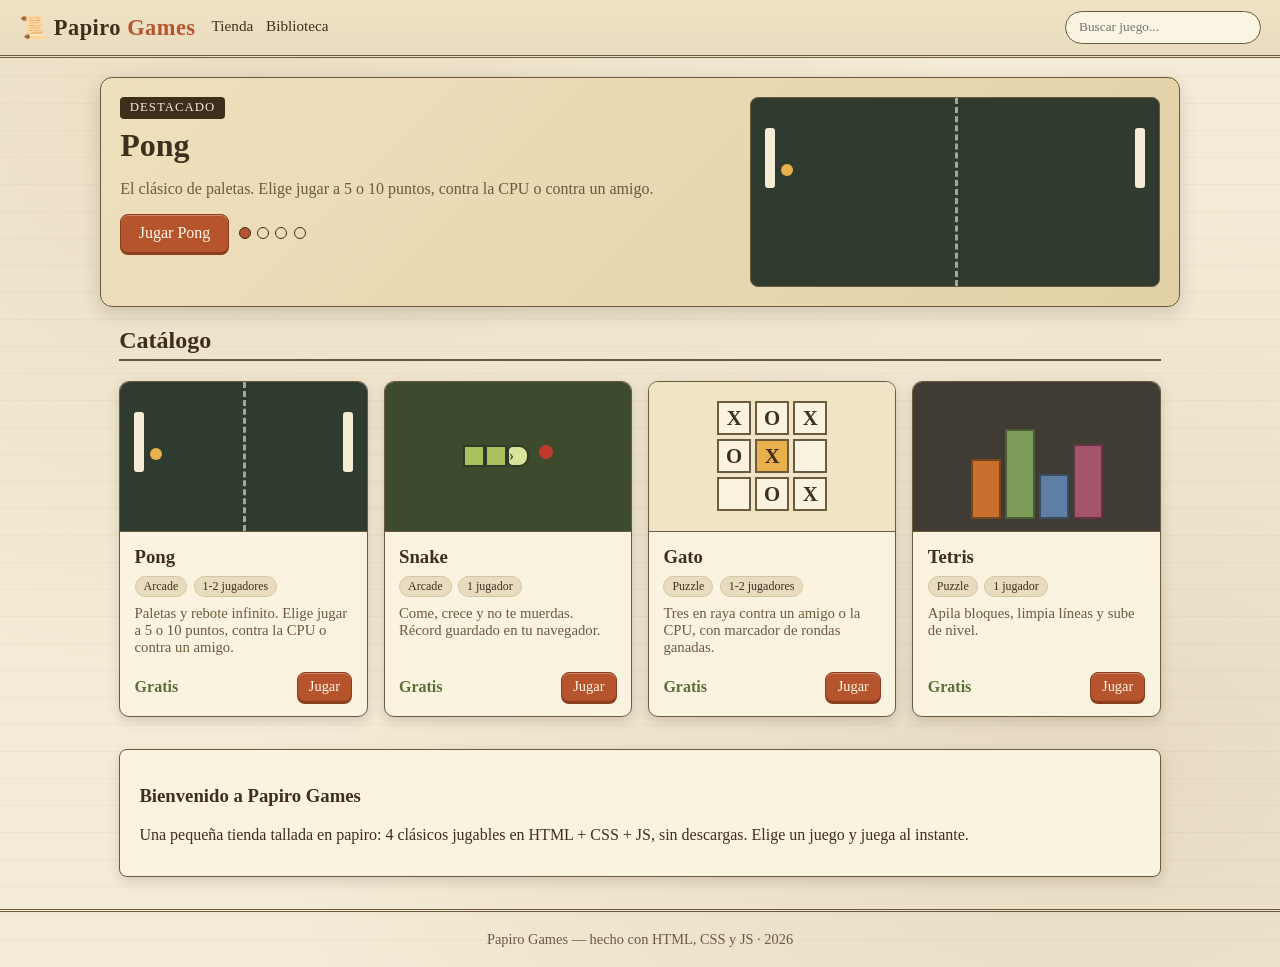
<file: index.html>
<!DOCTYPE html>
<html lang="es">
<head>
<meta charset="UTF-8">
<meta name="viewport" content="width=device-width, initial-scale=1.0">
<title>Papiro Games — Tienda</title>
<link rel="stylesheet" href="css/style.css">
</head>
<body>
<header class="topbar">
  <a class="logo" href="index.html">📜 Papiro <span>Games</span></a>
  <nav class="nav">
    <a href="index.html">Tienda</a>
    <a href="#catalogo">Biblioteca</a>
  </nav>
  <input id="search" class="search" type="search" placeholder="Buscar juego...">
</header>

<section class="hero">
  <div>
    <span class="hero-tag">Destacado</span>
    <h1 id="heroTitle">Pong</h1>
    <p id="heroDesc">El clásico de paletas. Reta a la CPU o a un amigo.</p>
    <div class="hero-actions">
      <a id="heroBtn" class="btn" href="juegos/pong.html">Jugar ahora</a>
      <div class="hero-dots" id="heroDots"></div>
    </div>
  </div>
  <div class="hero-art cover cover-pong" id="heroArt">
    <div class="net"></div><div class="pad l"></div><div class="pad r"></div><div class="ball"></div>
  </div>
</section>

<main class="catalogo" id="catalogo">
  <h2>Catálogo</h2>
  <div class="grid" id="gameGrid">
    <article class="card" data-name="pong paletas arcade clásico">
      <div class="cover cover-pong"><div class="net"></div><div class="pad l"></div><div class="pad r"></div><div class="ball"></div></div>
      <div class="card-body">
        <h3>Pong</h3>
        <div class="tags"><span>Arcade</span><span>1-2 jugadores</span></div>
        <p>Paletas y rebote infinito. Elige jugar a 5 o 10 puntos, contra la CPU o contra un amigo.</p>
        <div class="card-foot"><span class="precio">Gratis</span><a class="btn small" href="juegos/pong.html">Jugar</a></div>
      </div>
    </article>
    <article class="card" data-name="snake serpiente arcade">
      <div class="cover cover-snake"><div class="snake"><div class="s"></div><div class="s"></div><div class="s head">›</div><div class="food"></div></div></div>
      <div class="card-body">
        <h3>Snake</h3>
        <div class="tags"><span>Arcade</span><span>1 jugador</span></div>
        <p>Come, crece y no te muerdas. Récord guardado en tu navegador.</p>
        <div class="card-foot"><span class="precio">Gratis</span><a class="btn small" href="juegos/snake.html">Jugar</a></div>
      </div>
    </article>
    <article class="card" data-name="gato tic tac toe tres en raya X O">
      <div class="cover cover-gato">
        <div class="mini-grid"><div>X</div><div>O</div><div>X</div><div>O</div><div class="win">X</div><div></div><div></div><div>O</div><div>X</div></div>
      </div>
      <div class="card-body">
        <h3>Gato</h3>
        <div class="tags"><span>Puzzle</span><span>1-2 jugadores</span></div>
        <p>Tres en raya contra un amigo o la CPU, con marcador de rondas ganadas.</p>
        <div class="card-foot"><span class="precio">Gratis</span><a class="btn small" href="juegos/gato.html">Jugar</a></div>
      </div>
    </article>
    <article class="card" data-name="tetris bloques puzzle">
      <div class="cover cover-tetris"><div class="tblock t1"></div><div class="tblock t2"></div><div class="tblock t3"></div><div class="tblock t4"></div></div>
      <div class="card-body">
        <h3>Tetris</h3>
        <div class="tags"><span>Puzzle</span><span>1 jugador</span></div>
        <p>Apila bloques, limpia líneas y sube de nivel.</p>
        <div class="card-foot"><span class="precio">Gratis</span><a class="btn small" href="juegos/tetris.html">Jugar</a></div>
      </div>
    </article>
  </div>
</main>

<section class="extra">
  <div class="pergamino">
    <h3>Bienvenido a Papiro Games</h3>
    <p>Una pequeña tienda tallada en papiro: 4 clásicos jugables en HTML + CSS + JS, sin descargas. Elige un juego y juega al instante.</p>
  </div>
</section>

<footer>Papiro Games — hecho con HTML, CSS y JS · 2026</footer>
<script src="js/main.js"></script>
</body>
</html>
</file>
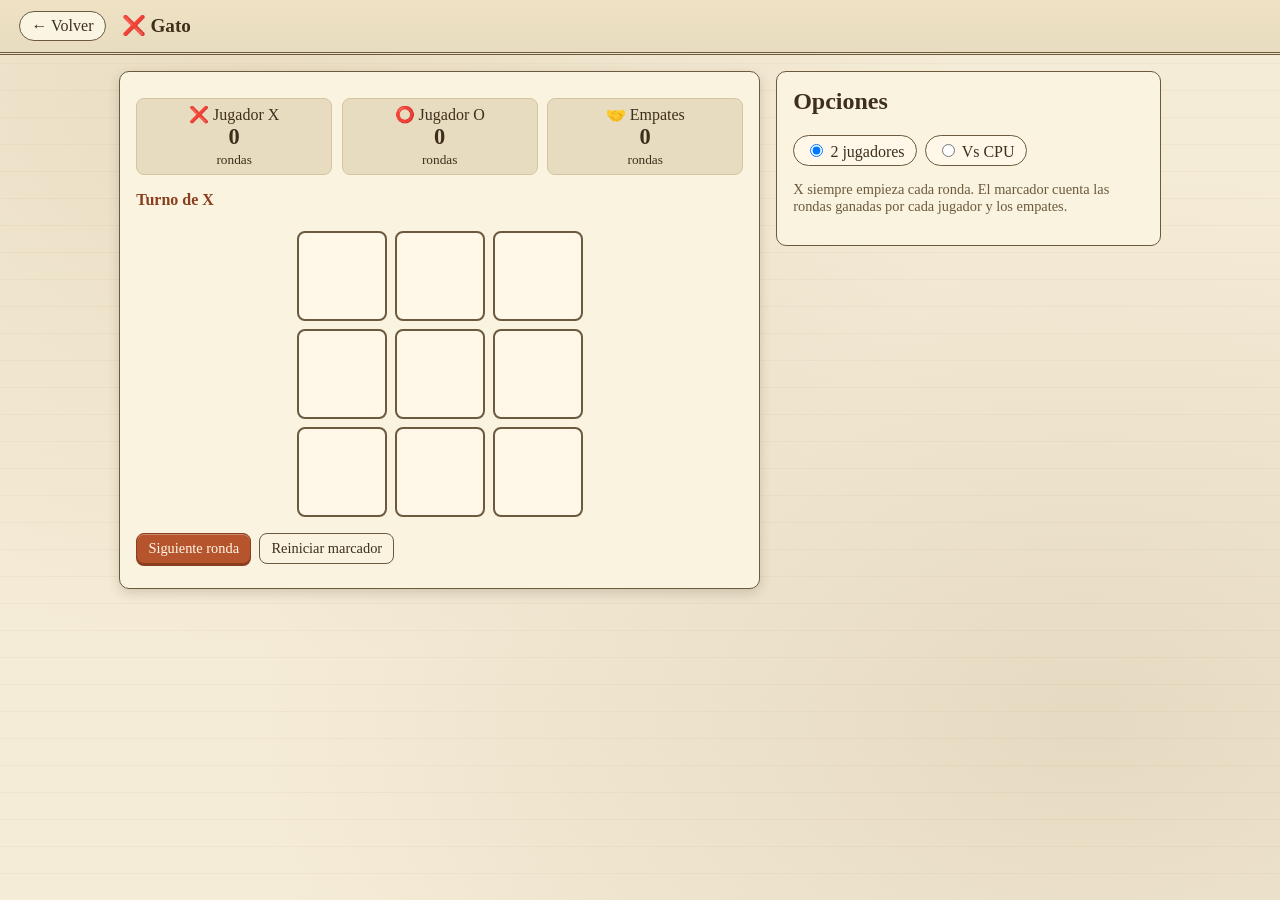
<file: juegos/gato.html>
<!DOCTYPE html>
<html lang="es">
<head>
<meta charset="UTF-8">
<meta name="viewport" content="width=device-width, initial-scale=1.0">
<title>Gato — Papiro Games</title>
<link rel="stylesheet" href="../css/style.css">
</head>
<body>
<header class="mini-header">
  <a class="back" href="../index.html">← Volver</a>
  <h1>❌ Gato</h1>
</header>
<main class="game-layout">
  <section class="stage">
    <div class="marcador">
      <div>❌ Jugador X<strong id="wX">0</strong><small>rondas</small></div>
      <div>⭕ Jugador O<strong id="wO">0</strong><small>rondas</small></div>
      <div>🤝 Empates<strong id="wD">0</strong><small>rondas</small></div>
    </div>
    <p class="msg" id="status">Turno de X</p>
    <div class="tablero" id="board"></div>
    <div class="opt-row">
      <button class="btn small" id="nextRound">Siguiente ronda</button>
      <button class="btn sec small" id="resetMatch">Reiniciar marcador</button>
    </div>
  </section>
  <aside class="panel">
    <h2>Opciones</h2>
    <div class="opt-row">
      <label><input type="radio" name="gmode" value="pvp" checked> 2 jugadores</label>
      <label><input type="radio" name="gmode" value="cpu"> Vs CPU</label>
    </div>
    <p style="color:#6b5a3e;font-size:.9rem">X siempre empieza cada ronda. El marcador cuenta las rondas ganadas por cada jugador y los empates.</p>
  </aside>
</main>
<script src="../js/gato.js"></script>
</body>
</html>
</file>
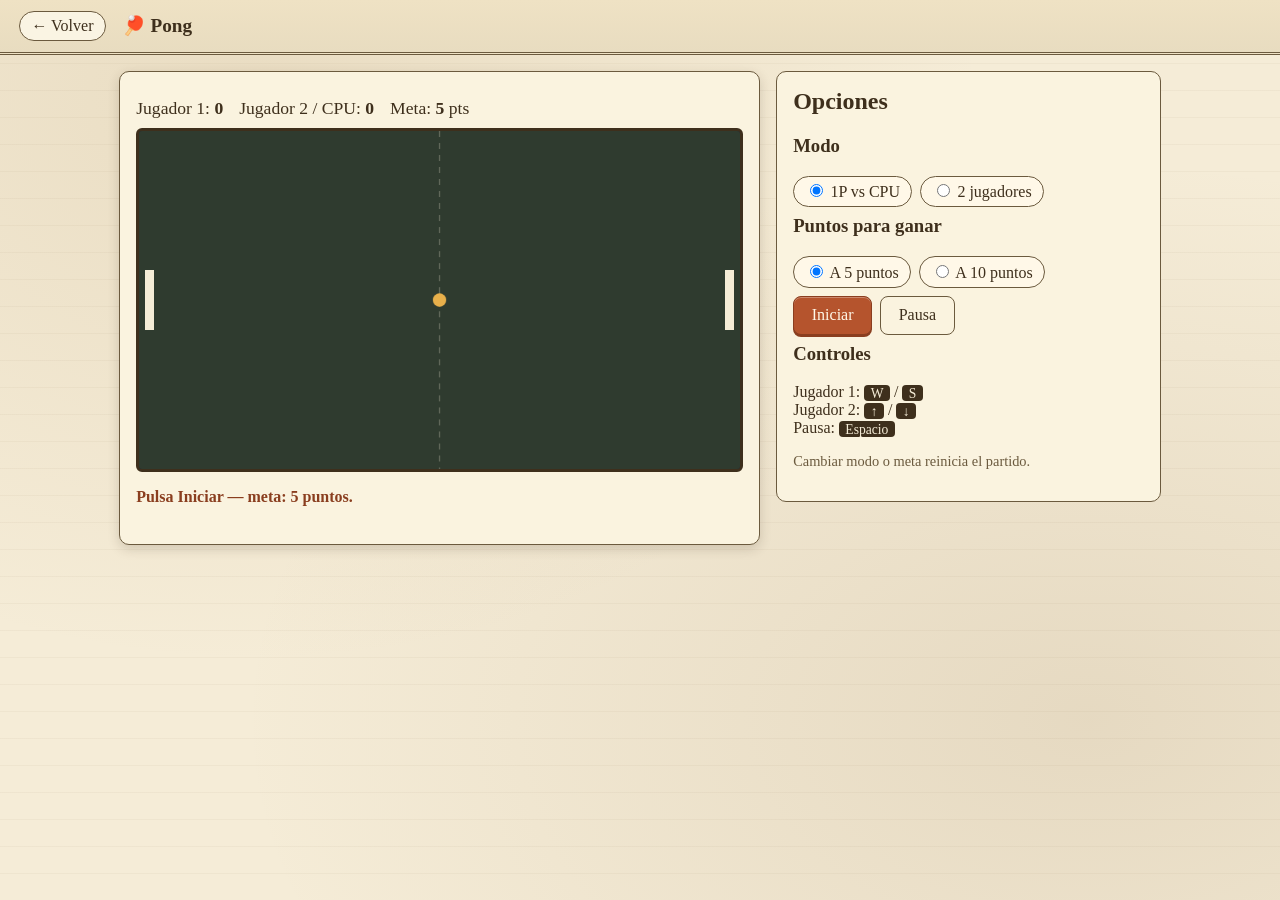
<file: juegos/pong.html>
<!DOCTYPE html>
<html lang="es">
<head>
<meta charset="UTF-8">
<meta name="viewport" content="width=device-width, initial-scale=1.0">
<title>Pong — Papiro Games</title>
<link rel="stylesheet" href="../css/style.css">
</head>
<body>
<header class="mini-header">
  <a class="back" href="../index.html">← Volver</a>
  <h1>🏓 Pong</h1>
</header>
<main class="game-layout">
  <section class="stage">
    <div class="hud"><span>Jugador 1: <strong id="s1">0</strong></span><span>Jugador 2 / CPU: <strong id="s2">0</strong></span><span>Meta: <strong id="sGoal">5</strong> pts</span></div>
    <canvas id="pongCanvas" class="game" width="800" height="450"></canvas>
    <p class="msg" id="msg">Pulsa Iniciar</p>
  </section>
  <aside class="panel">
    <h2>Opciones</h2>
    <h3>Modo</h3>
    <div class="opt-row">
      <label><input type="radio" name="mode" value="cpu" checked> 1P vs CPU</label>
      <label><input type="radio" name="mode" value="2p"> 2 jugadores</label>
    </div>
    <h3>Puntos para ganar</h3>
    <div class="opt-row">
      <label><input type="radio" name="goal" value="5" checked> A 5 puntos</label>
      <label><input type="radio" name="goal" value="10"> A 10 puntos</label>
    </div>
    <div class="opt-row">
      <button class="btn" id="startBtn">Iniciar</button>
      <button class="btn sec" id="pauseBtn">Pausa</button>
    </div>
    <h3>Controles</h3>
    <p>Jugador 1: <kbd>W</kbd> / <kbd>S</kbd><br>Jugador 2: <kbd>↑</kbd> / <kbd>↓</kbd><br>Pausa: <kbd>Espacio</kbd></p>
    <p style="color:#6b5a3e;font-size:.9rem">Cambiar modo o meta reinicia el partido.</p>
  </aside>
</main>
<script src="../js/pong.js"></script>
</body>
</html>
</file>
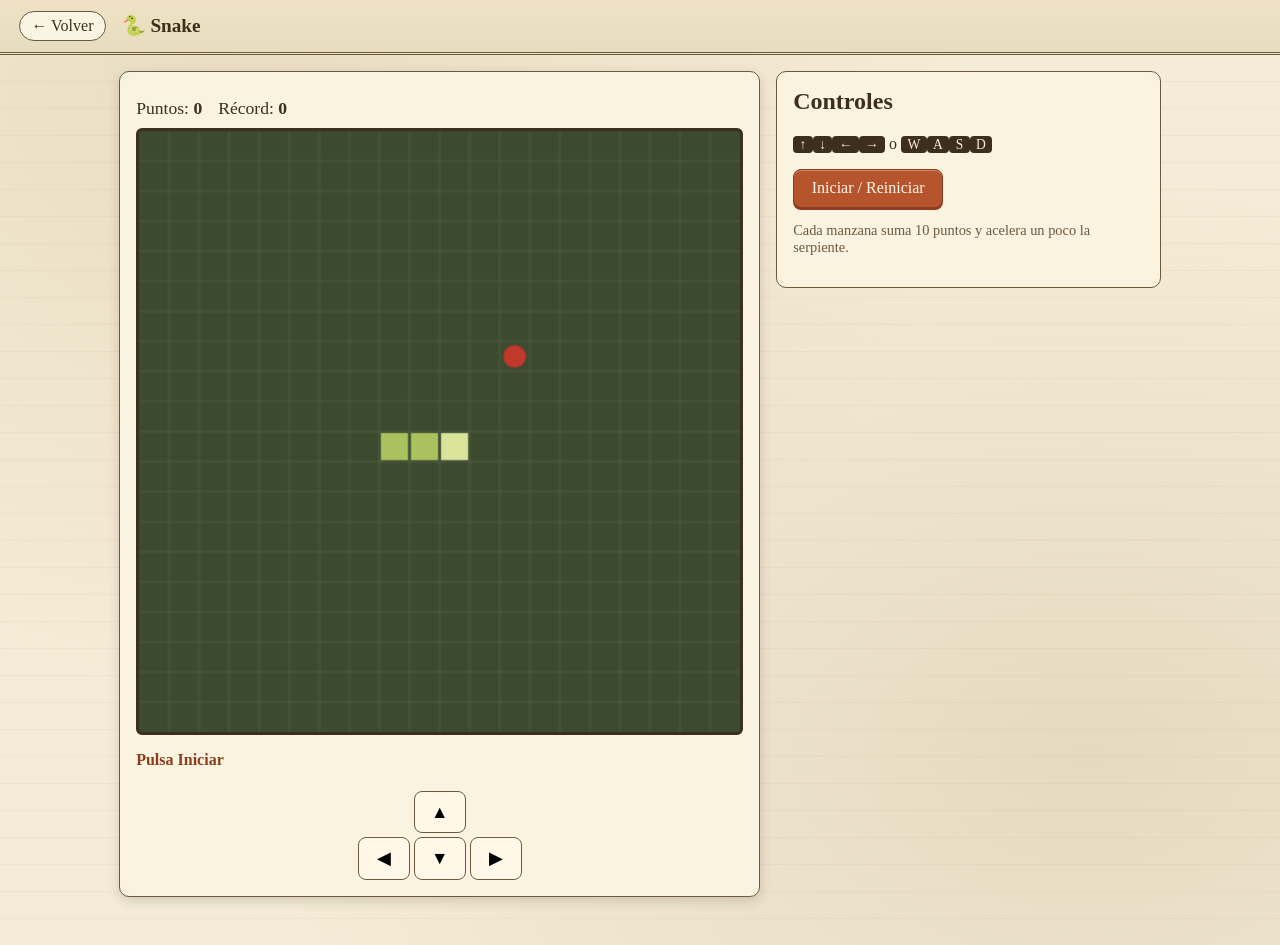
<file: juegos/snake.html>
<!DOCTYPE html>
<html lang="es">
<head>
<meta charset="UTF-8">
<meta name="viewport" content="width=device-width, initial-scale=1.0">
<title>Snake — Papiro Games</title>
<link rel="stylesheet" href="../css/style.css">
</head>
<body>
<header class="mini-header">
  <a class="back" href="../index.html">← Volver</a>
  <h1>🐍 Snake</h1>
</header>
<main class="game-layout">
  <section class="stage">
    <div class="hud"><span>Puntos: <strong id="score">0</strong></span><span>Récord: <strong id="best">0</strong></span></div>
    <canvas id="snakeCanvas" class="game" width="400" height="400"></canvas>
    <p class="msg" id="msg">Pulsa Iniciar</p>
    <div class="dpad">
      <span></span><button data-dir="up">▲</button><span></span>
      <button data-dir="left">◀</button><button data-dir="down">▼</button><button data-dir="right">▶</button>
    </div>
  </section>
  <aside class="panel">
    <h2>Controles</h2>
    <p><kbd>↑</kbd><kbd>↓</kbd><kbd>←</kbd><kbd>→</kbd> o <kbd>W</kbd><kbd>A</kbd><kbd>S</kbd><kbd>D</kbd></p>
    <div class="opt-row">
      <button class="btn" id="startBtn">Iniciar / Reiniciar</button>
    </div>
    <p style="color:#6b5a3e;font-size:.9rem">Cada manzana suma 10 puntos y acelera un poco la serpiente.</p>
  </aside>
</main>
<script src="../js/snake.js"></script>
</body>
</html>
</file>
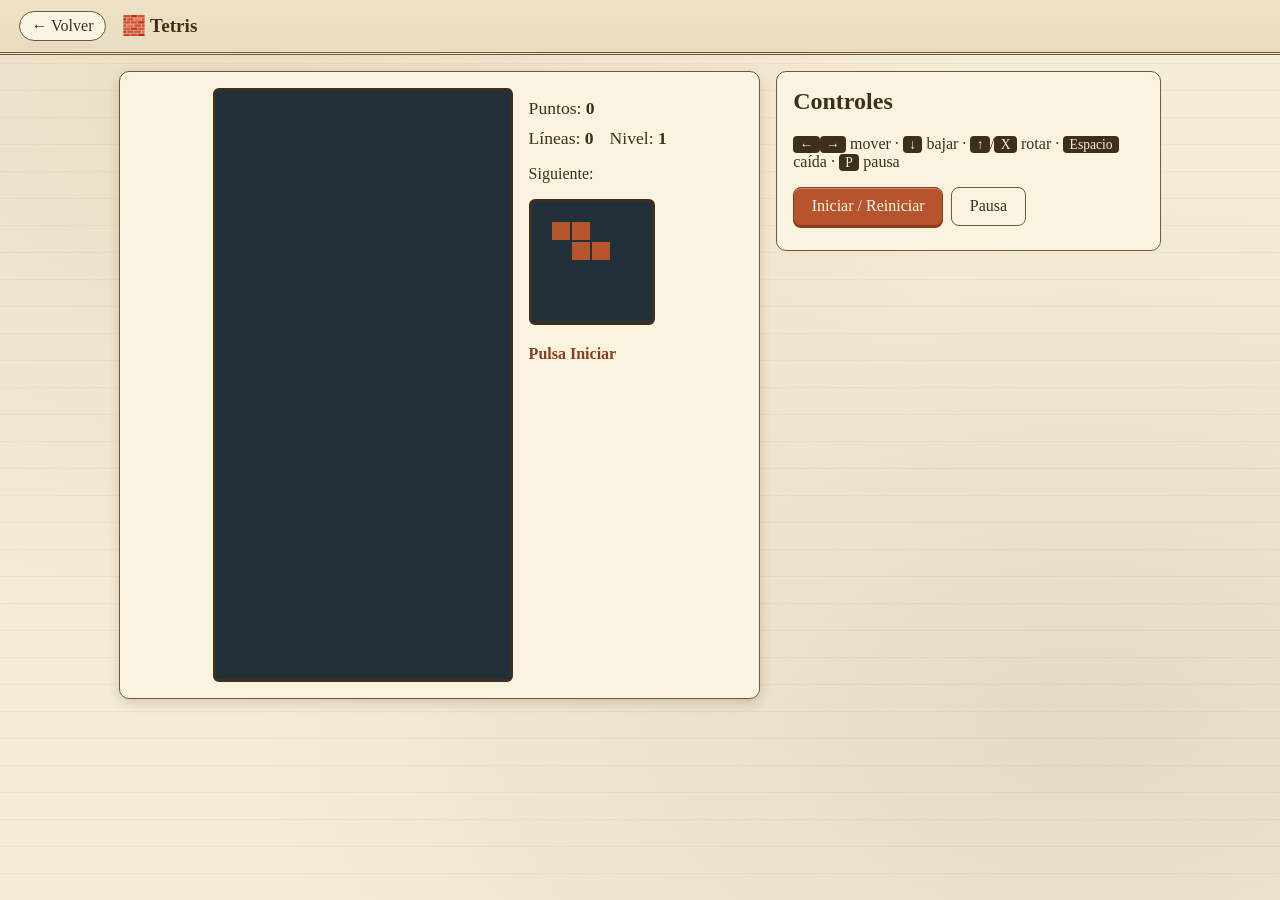
<file: juegos/tetris.html>
<!DOCTYPE html>
<html lang="es">
<head>
<meta charset="UTF-8">
<meta name="viewport" content="width=device-width, initial-scale=1.0">
<title>Tetris — Papiro Games</title>
<link rel="stylesheet" href="../css/style.css">
</head>
<body>
<header class="mini-header">
  <a class="back" href="../index.html">← Volver</a>
  <h1>🧱 Tetris</h1>
</header>
<main class="game-layout">
  <section class="stage">
    <div class="tetris-wrap">
      <canvas id="tetrisCanvas" class="game" width="300" height="600" style="max-width:300px"></canvas>
      <div>
        <div class="hud"><span>Puntos: <strong id="tScore">0</strong></span></div>
        <div class="hud"><span>Líneas: <strong id="tLines">0</strong></span><span>Nivel: <strong id="tLevel">1</strong></span></div>
        <p>Siguiente:</p>
        <canvas id="nextCanvas" width="120" height="120" style="background:#223;border:3px solid #3e2f1c;border-radius:6px"></canvas>
        <p class="msg" id="msg">Pulsa Iniciar</p>
      </div>
    </div>
  </section>
  <aside class="panel">
    <h2>Controles</h2>
    <p><kbd>←</kbd><kbd>→</kbd> mover · <kbd>↓</kbd> bajar · <kbd>↑</kbd>/<kbd>X</kbd> rotar · <kbd>Espacio</kbd> caída · <kbd>P</kbd> pausa</p>
    <div class="opt-row">
      <button class="btn" id="startBtn">Iniciar / Reiniciar</button>
      <button class="btn sec" id="pauseBtn">Pausa</button>
    </div>
  </aside>
</main>
<script src="../js/tetris.js"></script>
</body>
</html>
</file>
<file: css/style.css>
:root {
  --papel: #f5ecd7;
  --papel-2: #e8dcc0;
  --papel-3: #d4c5a0;
  --tinta: #3e2f1c;
  --tinta-suave: #6b5a3e;
  --acento: #b5542d;
  --acento-osc: #8a3e1f;
  --verde: #5a6e3a;
  --sombra: rgba(62, 47, 28, 0.18);
}

* { box-sizing: border-box; }
body {
  margin: 0;
  color: var(--tinta);
  font-family: Georgia, 'Times New Roman', serif;
  background-color: var(--papel);
  background-image:
    radial-gradient(ellipse at 20% 10%, rgba(180,150,100,.18), transparent 50%),
    radial-gradient(ellipse at 85% 80%, rgba(150,120,80,.16), transparent 55%),
    repeating-linear-gradient(0deg, transparent 0 26px, rgba(120,95,60,.05) 26px 27px);
  min-height: 100vh;
}

a { color: inherit; }

/* ---------- Header ---------- */
.topbar {
  position: sticky; top: 0; z-index: 10;
  display: flex; align-items: center; gap: 1rem;
  padding: .7rem 1.2rem;
  background: linear-gradient(#efe2c4, var(--papel-2));
  border-bottom: 3px double var(--tinta-suave);
}
.logo { font-size: 1.4rem; font-weight: bold; letter-spacing: .5px; text-decoration: none; }
.logo span { color: var(--acento); }
.nav { display: flex; gap: .8rem; }
.nav a { text-decoration: none; font-size: .95rem; border-bottom: 2px solid transparent; }
.nav a:hover { border-color: var(--acento); }
.search {
  margin-left: auto; padding: .45rem .8rem; border-radius: 20px;
  border: 1px solid var(--tinta-suave); background: #faf4e3; color: var(--tinta);
  font-family: inherit; min-width: 180px;
}

/* ---------- Hero ---------- */
.hero {
  display: grid; grid-template-columns: 1.2fr .8fr; gap: 1rem;
  margin: 1.2rem auto; max-width: 1080px; padding: 1.2rem;
  background: linear-gradient(135deg, #efe0bd, #e2d0a6);
  border: 1px solid var(--tinta-suave); border-radius: 12px;
  box-shadow: 0 6px 18px var(--sombra);
}
.hero-tag { display: inline-block; font-size: .8rem; letter-spacing: 1px; text-transform: uppercase;
  background: var(--tinta); color: var(--papel); padding: .2rem .6rem; border-radius: 4px; }
.hero h1 { margin: .5rem 0; font-size: 2rem; }
.hero p { color: var(--tinta-suave); }
.hero-art { min-height: 190px; border-radius: 8px; border: 1px solid var(--tinta-suave); position: relative; overflow: hidden; }
.hero-actions { display: flex; gap: .6rem; margin-top: 1rem; align-items: center; }
.hero-dots { display: flex; gap: .4rem; }
.hero-dots button { width: 12px; height: 12px; border-radius: 50%; border: 1px solid var(--tinta); background: transparent; cursor: pointer; padding: 0; }
.hero-dots button.active { background: var(--acento); }

/* ---------- Botones ---------- */
.btn {
  display: inline-block; padding: .6rem 1.1rem; border-radius: 8px; text-decoration: none;
  background: var(--acento); color: #fff8e8; border: 1px solid var(--acento-osc);
  font-family: inherit; cursor: pointer; font-size: 1rem;
  box-shadow: inset 0 1px 0 rgba(255,255,255,.3), 0 2px 0 var(--acento-osc);
}
.btn:hover { filter: brightness(1.07); }
.btn:active { transform: translateY(1px); box-shadow: none; }
.btn.sec { background: transparent; color: var(--tinta); border: 1px solid var(--tinta-suave); box-shadow: none; }
.btn.small { padding: .35rem .7rem; font-size: .9rem; }

/* ---------- Catálogo ---------- */
.catalogo { max-width: 1080px; margin: 0 auto; padding: 0 1.2rem 2rem; }
.catalogo h2 { border-bottom: 2px solid var(--tinta-suave); padding-bottom: .3rem; }
.grid { display: grid; grid-template-columns: repeat(auto-fit, minmax(230px, 1fr)); gap: 1rem; }
.card {
  background: #faf3df; border: 1px solid var(--tinta-suave); border-radius: 10px; overflow: hidden;
  display: flex; flex-direction: column; box-shadow: 0 4px 12px var(--sombra);
}
.card-body { padding: .9rem; display: flex; flex-direction: column; gap: .5rem; flex: 1; }
.card-body h3 { margin: 0; }
.tags { display: flex; gap: .4rem; flex-wrap: wrap; }
.tags span { font-size: .75rem; background: var(--papel-2); border: 1px solid var(--papel-3); padding: .1rem .5rem; border-radius: 20px; }
.card-body p { margin: 0; font-size: .92rem; color: var(--tinta-suave); flex: 1; }
.card-foot { display: flex; justify-content: space-between; align-items: center; margin-top: .5rem; }
.precio { font-weight: bold; color: var(--verde); }

/* ---------- Portadas CSS ---------- */
.cover { height: 150px; position: relative; overflow: hidden; border-bottom: 1px solid var(--tinta-suave); }
.cover-pong { background: #2f3b2f; }
.cover-pong .net { position: absolute; left: 50%; top: 0; bottom: 0; width: 0; border-left: 3px dashed rgba(245,236,215,.6); }
.cover-pong .pad { position: absolute; top: 30px; width: 10px; height: 60px; background: var(--papel); border-radius: 3px; }
.cover-pong .pad.l { left: 14px; animation: padL 1.6s ease-in-out infinite alternate; }
.cover-pong .pad.r { right: 14px; animation: padR 1.6s ease-in-out infinite alternate; }
.cover-pong .ball { position: absolute; width: 12px; height: 12px; background: #e8b04b; border-radius: 50%; top: 66px; left: 30px; animation: ballX 1.6s linear infinite alternate; }
@keyframes padL { from { top: 20px; } to { top: 70px; } }
@keyframes padR { from { top: 70px; } to { top: 20px; } }
@keyframes ballX { from { left: 28px; top: 40px; } to { left: calc(100% - 40px); top: 90px; } }

.cover-snake { background: #3c4a2e; display: grid; place-items: center; }
.cover-snake .snake { display: flex; gap: 0; }
.cover-snake .s { width: 22px; height: 22px; background: #a9c25d; border: 2px solid #2f3b26; }
.cover-snake .s.head { background: #d9e39a; border-radius: 6px 10px 10px 6px; animation: bite .8s steps(2) infinite; }
.cover-snake .food { width: 14px; height: 14px; background: #c0392b; border-radius: 50%; margin-left: 10px; animation: bite .8s steps(2) infinite; }
@keyframes bite { 50% { transform: translateX(4px); } }

.cover-gato { background: #efe4c6; display: grid; place-items: center; }
.mini-grid { display: grid; grid-template-columns: repeat(3, 34px); gap: 4px; }
.mini-grid div { width: 34px; height: 34px; background: #faf3df; border: 2px solid var(--tinta-suave); display: grid; place-items: center; font-weight: bold; font-size: 1.3rem; }
.mini-grid .win { background: #e8b04b; }

.cover-tetris { background: #413c33; display: flex; align-items: flex-end; justify-content: center; gap: 4px; padding-bottom: 12px; }
.tblock { width: 30px; border: 2px solid rgba(0,0,0,.4); }
.t1 { height: 60px; background: #c96f2e; }
.t2 { height: 90px; background: #7d9b58; animation: drop 1.4s ease-in infinite; }
.t3 { height: 45px; background: #5d7fa3; }
.t4 { height: 75px; background: #a3546b; }
@keyframes drop { 0% { transform: translateY(-18px); } 60%,100% { transform: translateY(0); } }

/* ---------- Extra / footer ---------- */
.extra { max-width: 1080px; margin: 0 auto; padding: 0 1.2rem 2rem; }
.pergamino { background: #faf3df; border: 1px solid var(--tinta-suave); border-radius: 8px; padding: 1rem 1.2rem; box-shadow: 0 4px 12px var(--sombra); }
footer { text-align: center; padding: 1.2rem; border-top: 3px double var(--tinta-suave); color: var(--tinta-suave); font-size: .9rem; }

/* ---------- Páginas de juego ---------- */
.mini-header { display: flex; align-items: center; gap: 1rem; padding: .7rem 1.2rem; background: linear-gradient(#efe2c4, var(--papel-2)); border-bottom: 3px double var(--tinta-suave); }
.mini-header h1 { font-size: 1.2rem; margin: 0; }
.back { text-decoration: none; border: 1px solid var(--tinta-suave); padding: .3rem .7rem; border-radius: 20px; background: #faf4e3; }
.game-layout { max-width: 1080px; margin: 1rem auto; padding: 0 1.2rem 2rem; display: grid; grid-template-columns: 1.5fr .9fr; gap: 1rem; }
.stage { background: #faf3df; border: 1px solid var(--tinta-suave); border-radius: 10px; padding: 1rem; box-shadow: 0 4px 12px var(--sombra); }
.panel { background: #faf3df; border: 1px solid var(--tinta-suave); border-radius: 10px; padding: 1rem; height: fit-content; }
.panel h2, .panel h3 { margin-top: 0; }
canvas.game { width: 100%; height: auto; background: #223; border: 3px solid var(--tinta); border-radius: 6px; display: block; }
.hud { display: flex; gap: 1rem; font-size: 1.1rem; margin: .6rem 0; flex-wrap: wrap; }
.opt-row { display: flex; gap: .5rem; flex-wrap: wrap; margin: .5rem 0; }
.opt-row label { border: 1px solid var(--tinta-suave); border-radius: 20px; padding: .3rem .7rem; cursor: pointer; background: #fff8e8; }
kbd { background: var(--tinta); color: var(--papel); border-radius: 4px; padding: .05rem .4rem; font-size: .85rem; font-family: inherit; }
.msg { min-height: 1.5em; font-weight: bold; color: var(--acento-osc); }

/* Gato */
.marcador { display: flex; gap: .6rem; margin: .6rem 0; flex-wrap: wrap; }
.marcador div { flex: 1; min-width: 80px; text-align: center; background: var(--papel-2); border: 1px solid var(--papel-3); border-radius: 8px; padding: .4rem; }
.marcador strong { display: block; font-size: 1.4rem; }
.tablero { display: grid; grid-template-columns: repeat(3, 90px); gap: 8px; justify-content: center; margin: 1rem 0; }
.tablero button { width: 90px; height: 90px; font-size: 2.4rem; font-family: inherit; cursor: pointer;
  background: #fff8e8; border: 2px solid var(--tinta-suave); border-radius: 8px; color: var(--tinta); }
.tablero button.win { background: #e8b04b; }
.tablero button:disabled { cursor: default; }

/* Snake táctil */
.dpad { display: grid; grid-template-columns: repeat(3, 52px); gap: 4px; justify-content: center; margin-top: .8rem; }
.dpad button { padding: .6rem; font-size: 1.1rem; border-radius: 8px; border: 1px solid var(--tinta-suave); background: #fff8e8; cursor: pointer; }

/* Tetris */
.tetris-wrap { display: flex; gap: 1rem; align-items: flex-start; justify-content: center; flex-wrap: wrap; }

@media (max-width: 800px) {
  .hero, .game-layout { grid-template-columns: 1fr; }
  .tablero { grid-template-columns: repeat(3, 80px); }
  .tablero button { width: 80px; height: 80px; }
}
</file>
